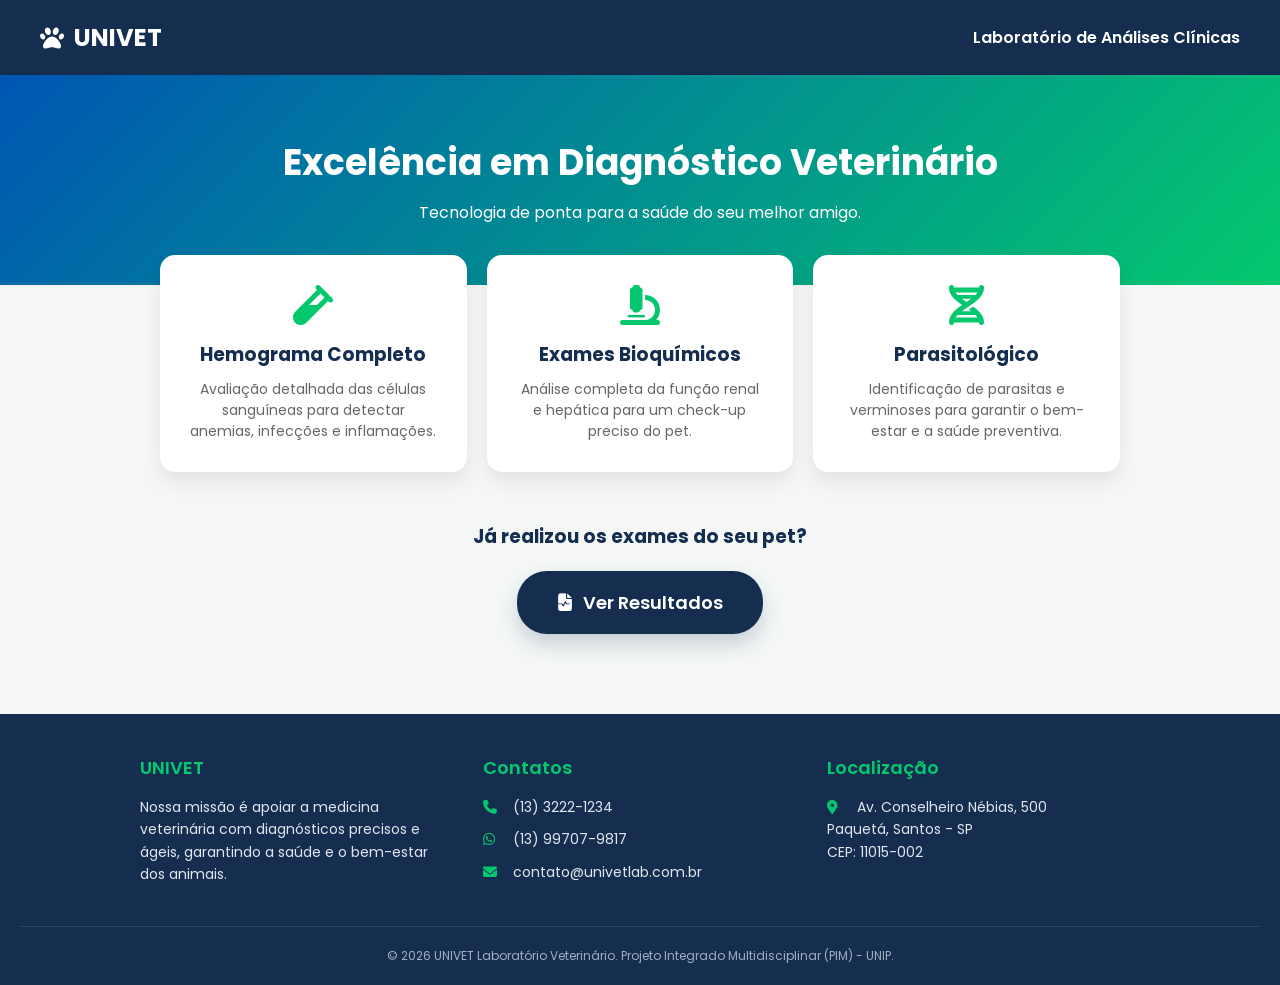
<file: PIM 3 SEMESTRE/index.html>
<!DOCTYPE html>
<html lang="pt-BR">
<head>
    <meta charset="UTF-8">
    <meta name="viewport" content="width=device-width, initial-scale=1.0">
    <title>UNIVET - Nossos Serviços</title>
    <link rel="stylesheet" href="style-index.css">
    <link rel="stylesheet" href="https://cdnjs.cloudflare.com/ajax/libs/font-awesome/6.4.0/css/all.min.css">
    <link href="https://fonts.googleapis.com/css2?family=Poppins:wght@300;400;600;700&display=swap" rel="stylesheet">
</head>
<body>

    <header>
        <h1><i class="fas fa-paw"></i> UNIVET</h1>
        <p style="font-weight: 600;">Laboratório de Análises Clínicas</p>
    </header>

    <div class="banner">
        <h2>Excelência em Diagnóstico Veterinário</h2>
        <p>Tecnologia de ponta para a saúde do seu melhor amigo.</p>
    </div>

    <div class="servicos-section">
        <div class="card-servico">
            <i class="fas fa-vial"></i>
            <h3>Hemograma Completo</h3>
            <p>Avaliação detalhada das células sanguíneas para detectar anemias, infecções e inflamações.</p>
        </div>
        
        <div class="card-servico">
            <i class="fas fa-microscope"></i>
            <h3>Exames Bioquímicos</h3>
            <p>Análise completa da função renal e hepática para um check-up preciso do pet.</p>
        </div>

        <div class="card-servico">
            <i class="fas fa-dna"></i>
            <h3>Parasitológico</h3>
            <p>Identificação de parasitas e verminoses para garantir o bem-estar e a saúde preventiva.</p>
        </div>
    </div>

    <div class="cta-resultados">
        <h3 style="color: #152e50; margin-bottom: 20px;">Já realizou os exames do seu pet?</h3>
        
        <a href="consulta.html" class="btn-resultados">
            <i class="fas fa-file-medical-alt"></i> Ver Resultados
        </a>
    </div>

     <footer>
        <div class="footer-container">
            <div class="footer-col">
                <h3>UNIVET</h3>
                <p>Nossa missão é apoiar a medicina veterinária com diagnósticos precisos e ágeis, garantindo a saúde e o bem-estar dos animais.</p>
            </div>
            <div class="footer-col">
                <h3>Contatos</h3>
                <p><i class="fas fa-phone"></i> (13) 3222-1234</p>
                <p><i class="fab fa-whatsapp"></i> (13) 99707-9817</p>
                <p><i class="fas fa-envelope"></i> contato@univetlab.com.br</p>
            </div>
            <div class="footer-col">
                <h3>Localização</h3>
                <p><i class="fas fa-map-marker-alt"></i> Av. Conselheiro Nébias, 500<br>Paquetá, Santos - SP<br>CEP: 11015-002</p>
            </div>
        </div>
        <div class="footer-bottom">
            &copy; 2026 UNIVET Laboratório Veterinário. Projeto Integrado Multidisciplinar (PIM) - UNIP.
        </div>
    </footer>

</body>
</html>
</file>
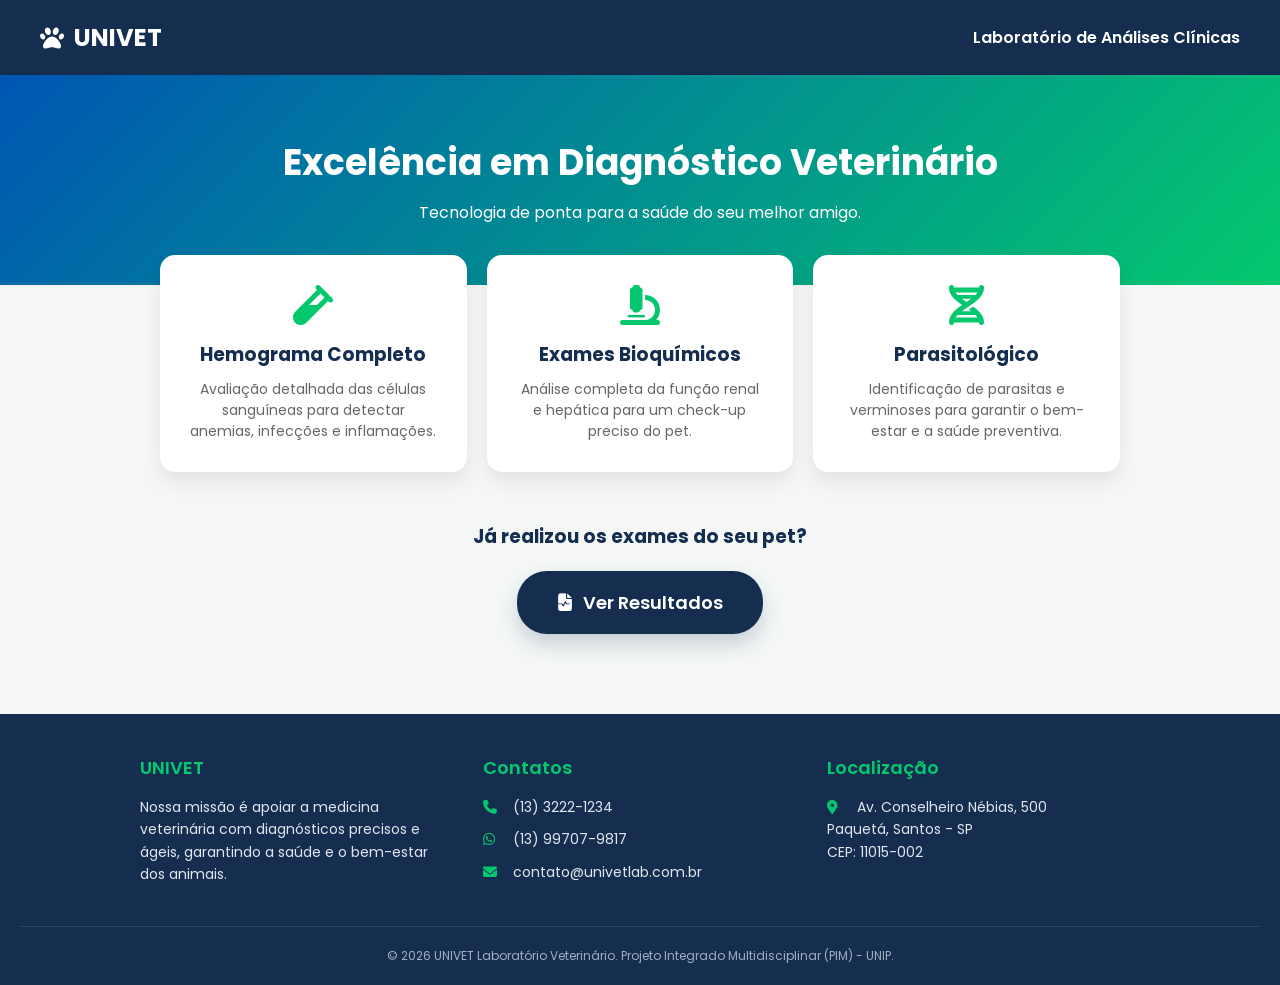
<file: PIM 3 SEMESTRE/Index.html>
<!DOCTYPE html>
<html lang="pt-BR">
<head>
    <meta charset="UTF-8">
    <meta name="viewport" content="width=device-width, initial-scale=1.0">
    <title>UNIVET - Nossos Serviços</title>
    <link rel="stylesheet" href="style-index.css">
    <link rel="stylesheet" href="https://cdnjs.cloudflare.com/ajax/libs/font-awesome/6.4.0/css/all.min.css">
    <link href="https://fonts.googleapis.com/css2?family=Poppins:wght@300;400;600;700&display=swap" rel="stylesheet">
</head>
<body>

    <header>
        <h1><i class="fas fa-paw"></i> UNIVET</h1>
        <p style="font-weight: 600;">Laboratório de Análises Clínicas</p>
    </header>

    <div class="banner">
        <h2>Excelência em Diagnóstico Veterinário</h2>
        <p>Tecnologia de ponta para a saúde do seu melhor amigo.</p>
    </div>

    <div class="servicos-section">
        <div class="card-servico">
            <i class="fas fa-vial"></i>
            <h3>Hemograma Completo</h3>
            <p>Avaliação detalhada das células sanguíneas para detectar anemias, infecções e inflamações.</p>
        </div>
        
        <div class="card-servico">
            <i class="fas fa-microscope"></i>
            <h3>Exames Bioquímicos</h3>
            <p>Análise completa da função renal e hepática para um check-up preciso do pet.</p>
        </div>

        <div class="card-servico">
            <i class="fas fa-dna"></i>
            <h3>Parasitológico</h3>
            <p>Identificação de parasitas e verminoses para garantir o bem-estar e a saúde preventiva.</p>
        </div>
    </div>

    <div class="cta-resultados">
        <h3 style="color: #152e50; margin-bottom: 20px;">Já realizou os exames do seu pet?</h3>
        
        <a href="consulta.html" class="btn-resultados">
            <i class="fas fa-file-medical-alt"></i> Ver Resultados
        </a>
    </div>

     <footer>
        <div class="footer-container">
            <div class="footer-col">
                <h3>UNIVET</h3>
                <p>Nossa missão é apoiar a medicina veterinária com diagnósticos precisos e ágeis, garantindo a saúde e o bem-estar dos animais.</p>
            </div>
            <div class="footer-col">
                <h3>Contatos</h3>
                <p><i class="fas fa-phone"></i> (13) 3222-1234</p>
                <p><i class="fab fa-whatsapp"></i> (13) 99707-9817</p>
                <p><i class="fas fa-envelope"></i> contato@univetlab.com.br</p>
            </div>
            <div class="footer-col">
                <h3>Localização</h3>
                <p><i class="fas fa-map-marker-alt"></i> Av. Conselheiro Nébias, 500<br>Paquetá, Santos - SP<br>CEP: 11015-002</p>
            </div>
        </div>
        <div class="footer-bottom">
            &copy; 2026 UNIVET Laboratório Veterinário. Projeto Integrado Multidisciplinar (PIM) - UNIP.
        </div>
    </footer>

</body>
</html>
</file>
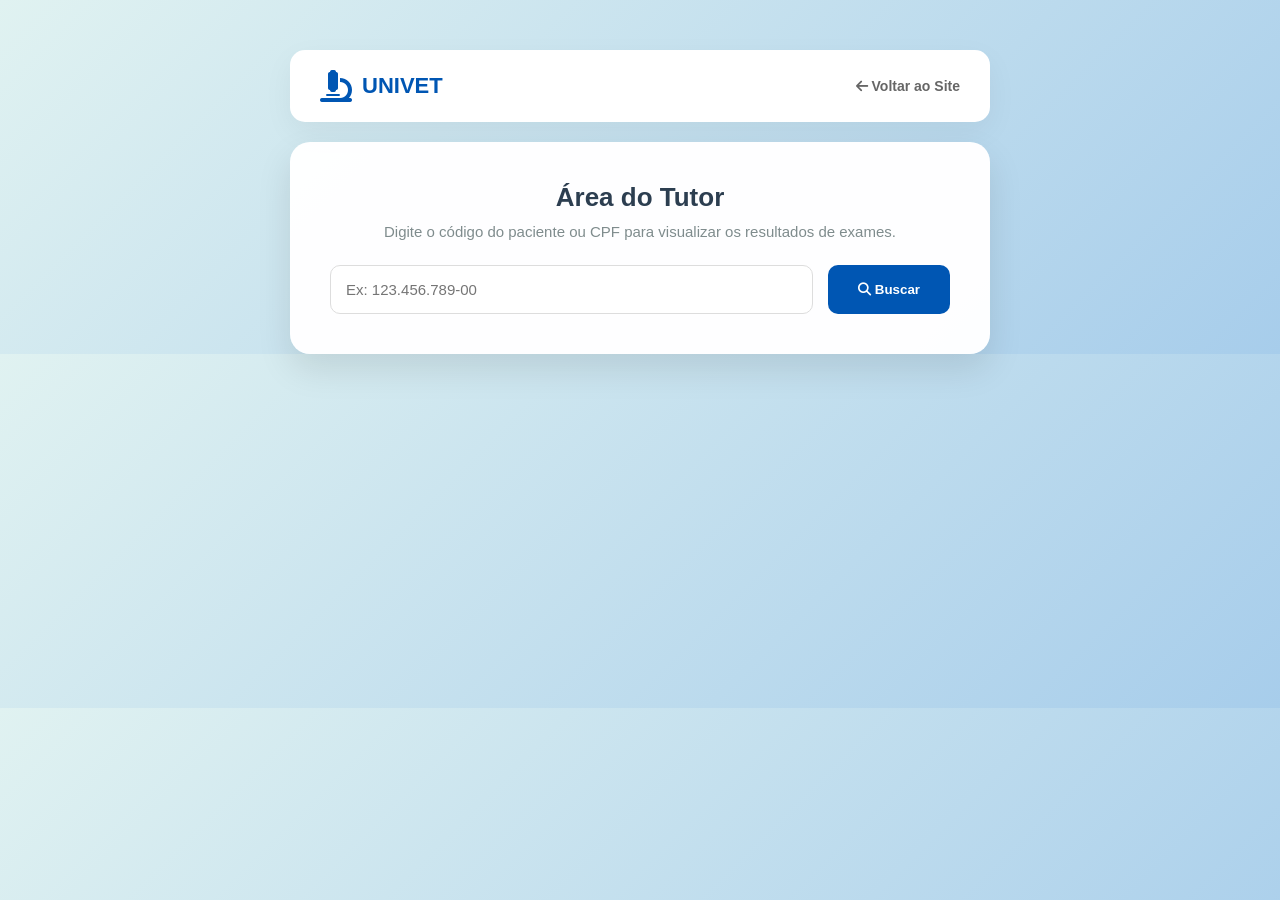
<file: PIM 3 SEMESTRE/consulta.html>
<!DOCTYPE html>
<html lang="pt-BR">
<head>
    <meta charset="UTF-8">
    <meta name="viewport" content="width=device-width, initial-scale=1.0">
    <title>UNIVET - Consulta de Laudos</title>
    <link rel="stylesheet" href="style-index.css">
    <link rel="stylesheet" href="https://cdnjs.cloudflare.com/ajax/libs/font-awesome/6.4.0/css/all.min.css">
    
    <style>
        /* Estilos exclusivos para deixar a caixinha de busca perfeita */
        body {
            background: linear-gradient(135deg, #e0f2f1 0%, #a7cdeb 100%);
            display: flex;
            flex-direction: column;
            align-items: center;
            padding-top: 50px;
        }

        .header-consulta {
            background: white;
            width: 100%;
            max-width: 700px;
            padding: 20px 30px;
            border-radius: 15px;
            display: flex;
            justify-content: space-between;
            align-items: center;
            box-shadow: 0 10px 30px rgba(0,0,0,0.05);
            margin-bottom: 20px;
        }

        .search-container {
            background: rgba(255, 255, 255, 0.98);
            width: 100%;
            max-width: 700px;
            padding: 40px;
            border-radius: 20px;
            box-shadow: 0 15px 35px rgba(0, 0, 0, 0.1);
            text-align: center;
        }

        .search-bar {
            display: flex;
            gap: 15px;
            margin-top: 25px;
        }

        .search-bar input {
            flex: 1;
            padding: 15px;
            border: 1px solid #ddd;
            border-radius: 10px;
            font-size: 15px;
            outline: none;
        }

        .search-bar input:focus {
            border-color: #0056b3;
            box-shadow: 0 0 0 3px rgba(0, 86, 179, 0.1);
        }

        .btn-buscar {
            background: #0056b3;
            color: white;
            border: none;
            padding: 0 30px;
            border-radius: 10px;
            font-weight: 600;
            cursor: pointer;
            transition: 0.3s;
        }

        .btn-buscar:hover {
            background: #004494;
        }

        /* O Cartão de Resultado que começa escondido (display: none) */
        .resultado-card {
            display: none; 
            background: #f8f9fa;
            border-left: 5px solid #04c86e;
            padding: 25px;
            border-radius: 12px;
            margin-top: 30px;
            text-align: left;
            animation: fadeIn 0.5s;
        }

        @keyframes fadeIn {
            from { opacity: 0; transform: translateY(-10px); }
            to { opacity: 1; transform: translateY(0); }
        }
    </style>
</head>
<body>

    <div class="header-consulta">
        <div style="display: flex; align-items: center; gap: 10px;">
            <i class="fas fa-microscope fa-2x" style="color: #0056b3;"></i>
            <h2 style="color: #0056b3; font-size: 22px; font-weight: 700;">UNIVET</h2>
        </div>
        <a href="index.html" style="text-decoration: none; color: #666; font-weight: 600; font-size: 14px;">
            <i class="fas fa-arrow-left"></i> Voltar ao Site
        </a>
    </div>

    <div class="search-container">
        <h2 style="color: #2c3e50; font-size: 26px; margin-bottom: 10px;">Área do Tutor</h2>
        <p style="color: #7f8c8d; font-size: 15px;">Digite o código do paciente ou CPF para visualizar os resultados de exames.</p>
        
        <div class="search-bar">
            <input type="text" placeholder="Ex: 123.456.789-00">
            <button class="btn-buscar" onclick="mostrarResultado()">
                <i class="fas fa-search"></i> Buscar
            </button>
        </div>

        <div id="box-resultado" class="resultado-card">
            <h3 style="color: #0056b3; border-bottom: 1px solid #ddd; padding-bottom: 10px; margin-bottom: 20px;">
                <i class="fas fa-file-medical"></i> Laudo Encontrado
            </h3>
            <div style="display: grid; grid-template-columns: 1fr 1fr; gap: 15px; margin-bottom: 20px;">
                <p><strong>Tutor:</strong> João da Silva</p>
                <p><strong>Paciente (Pet):</strong> Rex (Golden Retriever)</p>
                <p><strong>Exame:</strong> Hemograma Completo</p>
                <p><strong>Data de Emissão:</strong> 23/05/2026</p>
            </div>
            
            <p style="margin-bottom: 15px;"><strong>Status:</strong> <span style="background: #04c86e; color: white; padding: 4px 10px; border-radius: 12px; font-size: 13px; font-weight: 600;">Concluído</span></p>
            
            <div style="background: white; padding: 20px; border: 1px solid #e1e8ed; border-radius: 10px;">
                <p style="color: #34495e; font-size: 15px; margin-bottom: 10px;"><strong>Resultado do Médico:</strong></p>
                <p style="color: #555; font-style: italic;">"Exame dentro dos parâmetros normais. Leve desidratação."</p>
                <hr style="border: none; border-top: 1px dashed #ccc; margin: 15px 0;">
                <p style="color: #888; font-size: 13px;">Veterinário Responsável: Dra. Ana Costa (CRMV 12345-SP)</p>
            </div>
            
            <button style="width: 100%; background: #0056b3; color: white; border: none; padding: 15px; border-radius: 10px; margin-top: 20px; font-weight: 600; cursor: pointer;">
                <i class="fas fa-download"></i> Baixar PDF do Laudo
            </button>
        </div>
    </div>

    <script>
        function mostrarResultado() {
            document.getElementById('box-resultado').style.display = 'block';
        }
    </script>
</body>
</html>
</file>
<file: PIM 3 SEMESTRE/style-index.css>
* {
    margin: 0;
    padding: 0;
    box-sizing: border-box;
    font-family: 'Poppins', sans-serif;
}

body {
    background-color: #f4f7f6;
    color: #2c3e50;
}

/* Cabeçalho */
header {
    background-color: #152e50;
    color: white;
    padding: 20px 40px;
    display: flex;
    justify-content: space-between;
    align-items: center;
    box-shadow: 0 4px 10px rgba(0,0,0,0.1);
}

header h1 {
    font-size: 24px;
    display: flex;
    align-items: center;
    gap: 10px;
}

/* Banner de Boas-vindas */
.banner {
    background: linear-gradient(135deg, #0056b3 0%, #04c86e 100%);
    color: white;
    text-align: center;
    padding: 60px 20px;
}

.banner h2 {
    font-size: 36px;
    margin-bottom: 10px;
}

/* Seção de Serviços */
.servicos-section {
    max-width: 1000px;
    margin: -30px auto 40px auto;
    padding: 0 20px;
    display: grid;
    grid-template-columns: repeat(auto-fit, minmax(300px, 1fr));
    gap: 20px;
}

.card-servico {
    background: white;
    padding: 30px;
    border-radius: 15px;
    box-shadow: 0 10px 20px rgba(0,0,0,0.08);
    text-align: center;
    transition: transform 0.3s;
}

.card-servico:hover {
    transform: translateY(-5px);
}

.card-servico i {
    font-size: 40px;
    color: #04c86e;
    margin-bottom: 15px;
}

.card-servico h3 {
    color: #152e50;
    margin-bottom: 10px;
}

.card-servico p {
    color: #666;
    font-size: 14px;
}

/* Área do Botão de Resultados */
.cta-resultados {
    text-align: center;
    margin: 50px 20px 80px 20px;
}

.btn-resultados {
    background-color: #152e50;
    color: white;
    text-decoration: none;
    padding: 18px 40px;
    font-size: 18px;
    font-weight: 600;
    border-radius: 30px;
    box-shadow: 0 10px 20px rgba(21, 46, 80, 0.2);
    transition: background 0.3s, transform 0.2s;
    display: inline-flex;
    align-items: center;
    gap: 10px;
}

.btn-resultados:hover {
    background-color: #04c86e;
    transform: scale(1.05);
}

/* RESPONSIVIDADE */
@media (max-width: 768px) {
    /* Ajusta o cabeçalho para empilhar o logo e o texto */
    header {
        flex-direction: column;
        gap: 10px;
        text-align: center;
        padding: 15px 20px;
    }

    /* Diminui os espaços do banner principal */
    .banner {
        padding: 40px 15px;
    }

    .banner h2 {
        font-size: 26px; /* Fonte menor para não vazar da tela */
    }

    /* Sobe um pouco os cartões de serviço */
    .servicos-section {
        margin-top: -15px;
        padding: 0 15px;
    }

    /* Faz o botão preencher a tela no celular para facilitar o clique */
    .btn-resultados {
        width: 100%;
        justify-content: center;
        padding: 15px 20px;
        font-size: 16px;
    }
}

/* ESTILO DO RODAPÉ (FOOTER)*/
footer {
    background-color: #152e50; /* Mesmo azul corporativo do cabeçalho */
    color: #e0e6ed;
    padding: 40px 20px 20px 20px;
    margin-top: 60px;
}

.footer-container {
    max-width: 1000px;
    margin: 0 auto;
    display: grid;
    grid-template-columns: repeat(auto-fit, minmax(250px, 1fr));
    gap: 30px;
}

.footer-col h3 {
    color: #04c86e; /* Destaque em verde-água */
    font-size: 18px;
    margin-bottom: 15px;
    font-weight: 600;
}

.footer-col p {
    font-size: 14px;
    line-height: 1.6;
    margin-bottom: 10px;
}

.footer-col i {
    color: #04c86e;
    margin-right: 8px;
    width: 18px;
}

.footer-bottom {
    text-align: center;
    border-top: 1px solid rgba(255, 255, 255, 0.1);
    margin-top: 30px;
    padding-top: 20px;
    font-size: 12px;
    color: #a0aec0;
}
</file>
